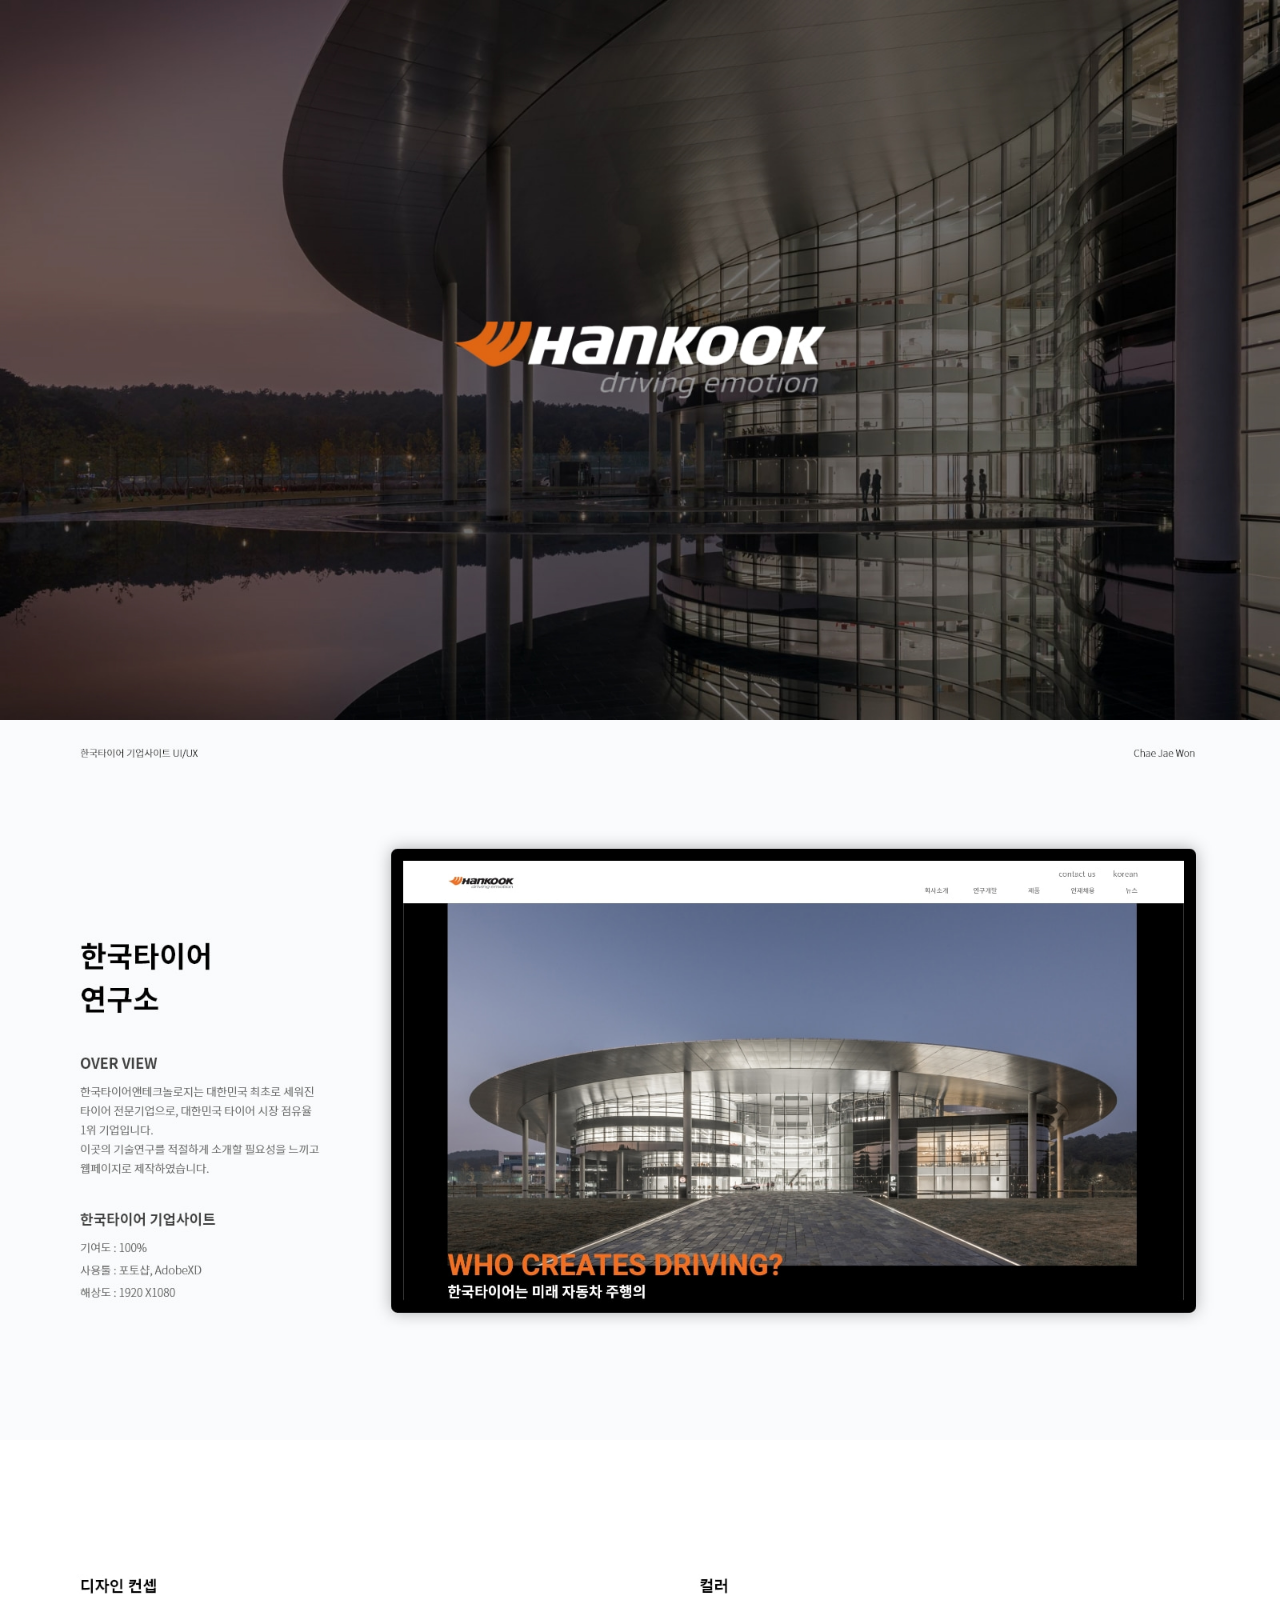
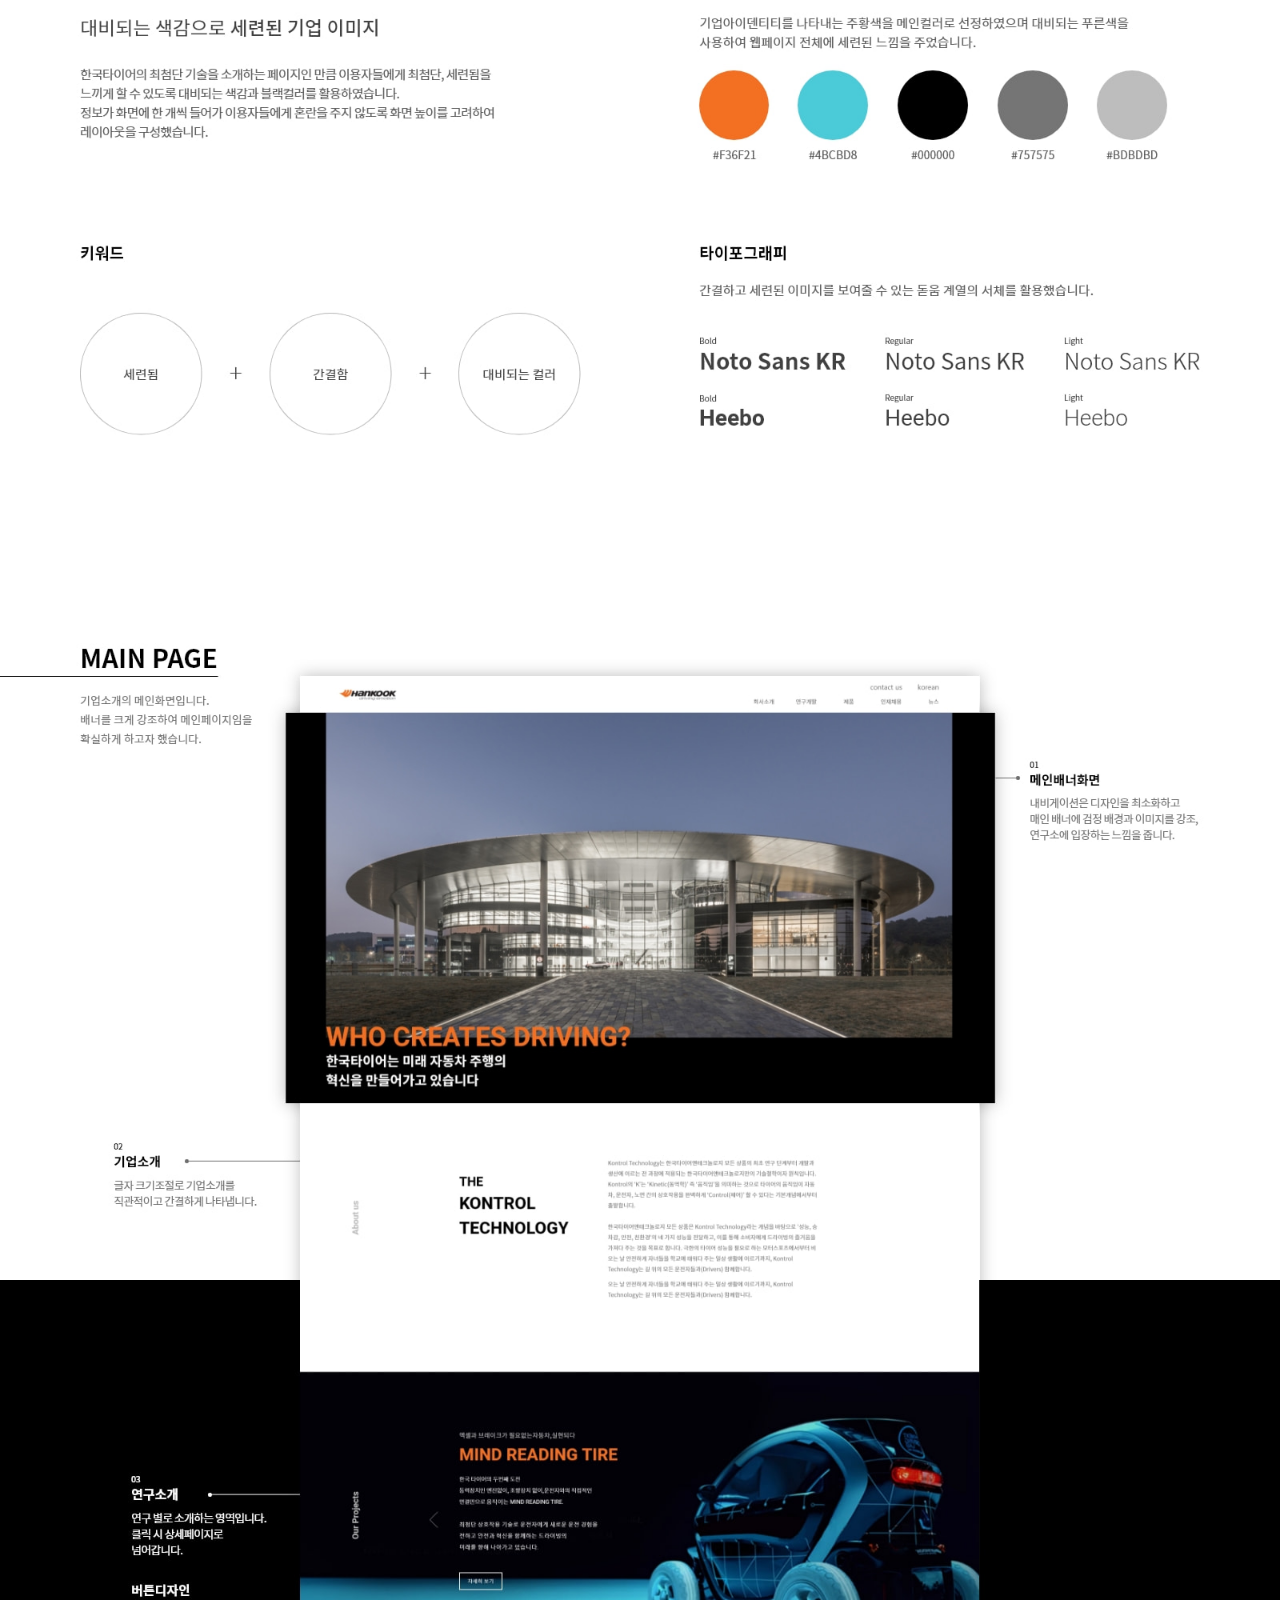
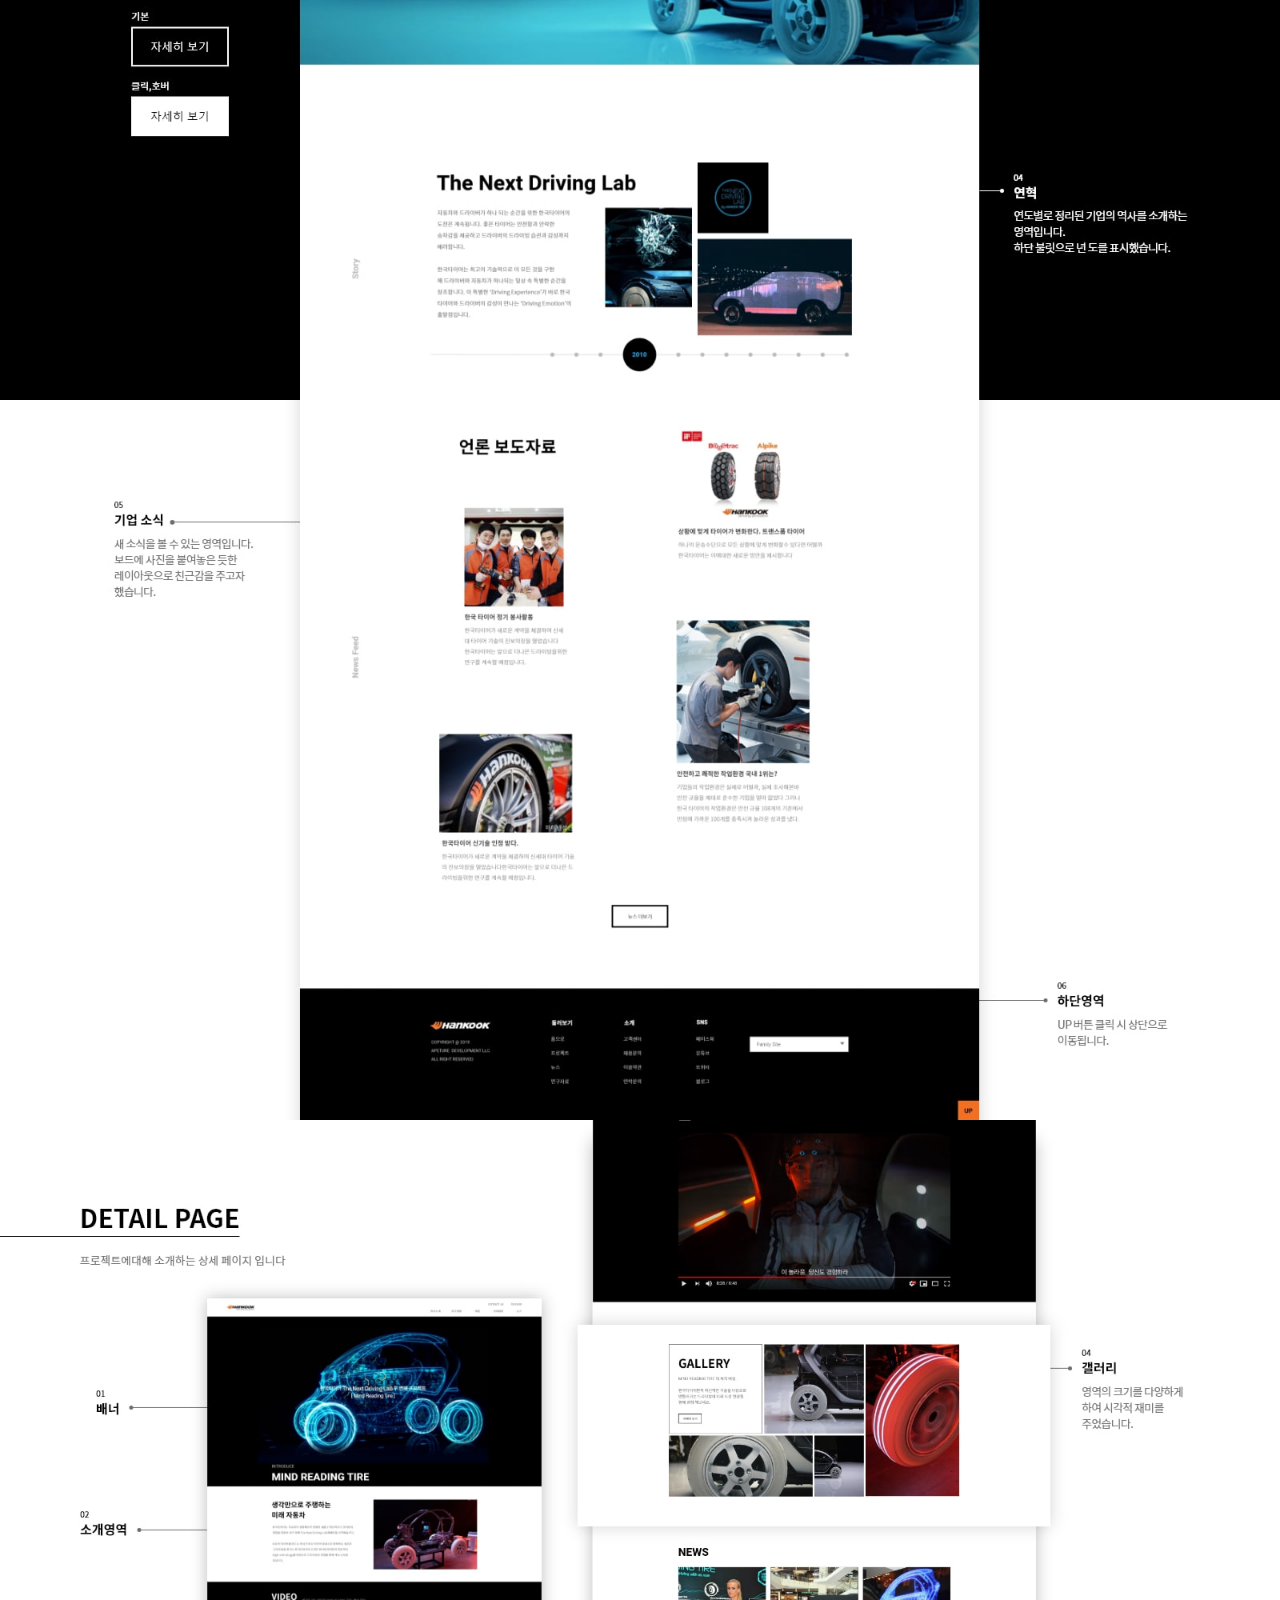
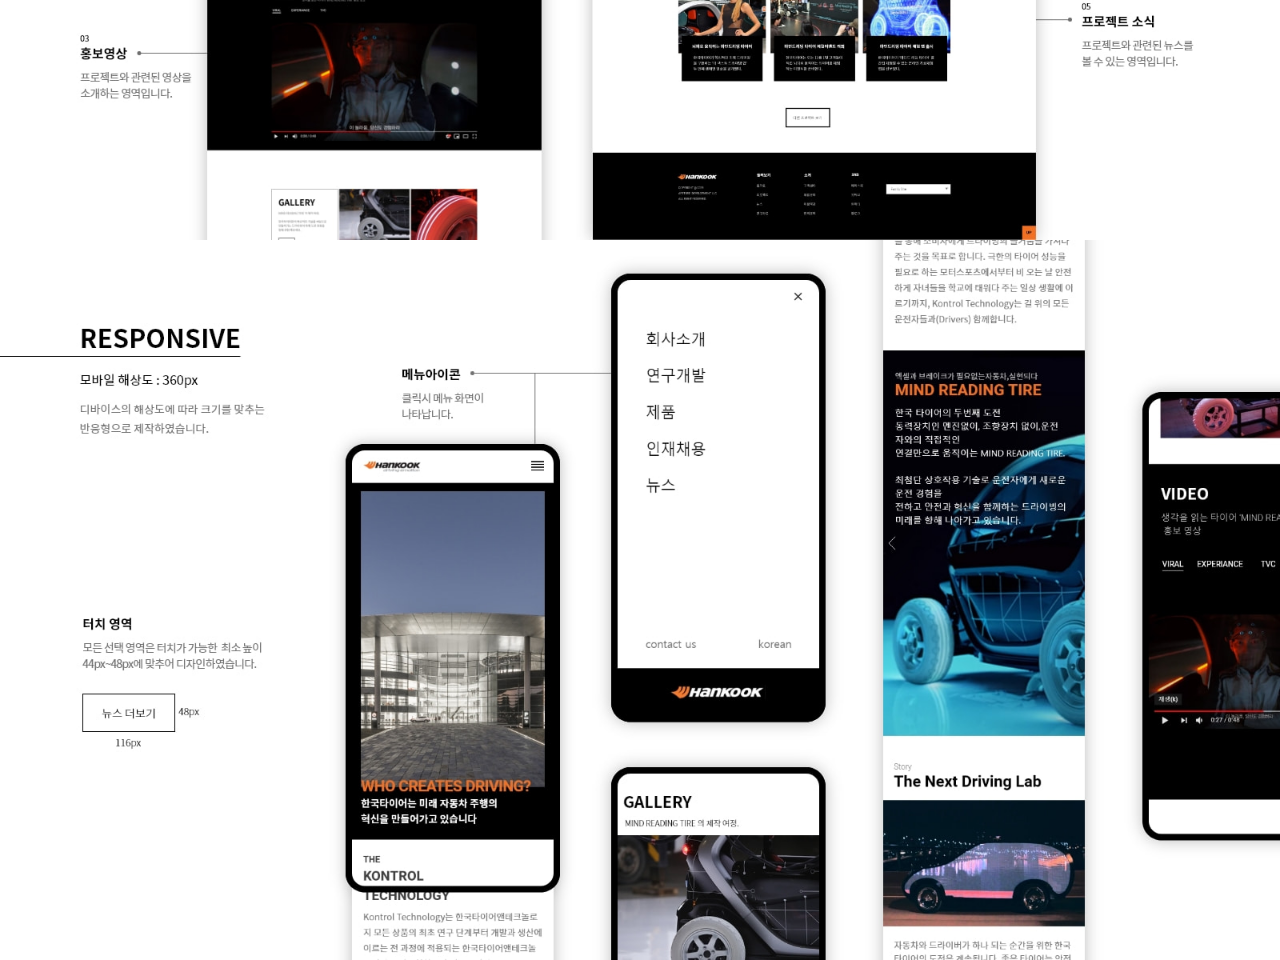
<file: plan/hankook/index.html>
<!DOCTYPE html>
<html lang="ko">
<head>
<meta charset="utf-8">
<meta name="viewport" content="width=device-width">
<title>한국 타이어 연구소 사이트 기획서</title>

	 <style type="text/css">
	 *{
		margin:0;
		padding:0;
		box-sizing:border-box;
	 }
	 body{
		background-color:#001b29;
	 }
	 div{
		max-width:1600px;
		margin:0 auto;
	 }
	 img{
		display:block;
		width:100%;
	  }
	 </style>

</head>

<body>
	<div class="body">
		<img class="img" src="images/1intro.jpg" alt="한국 타이어 기획서">
		<img class="img" src="images/2overview.jpg" alt="한국 타이어 기획서">
		<img class="img" src="images/3concept.jpg" alt="한국 타이어 기획서">
		<img class="img" src="images/4main.jpg" alt="한국 타이어 기획서">
		<img class="img" src="images/5main.jpg" alt="한국 타이어 기획서">
		<img class="img" src="images/6main.jpg" alt="한국 타이어 기획서">
		<img class="img" src="images/7detail.jpg" alt="한국 타이어 기획서">
		<img class="img" src="images/8reponsive.jpg" alt="한국 타이어 기획서">
	</div>
</body>
</file>
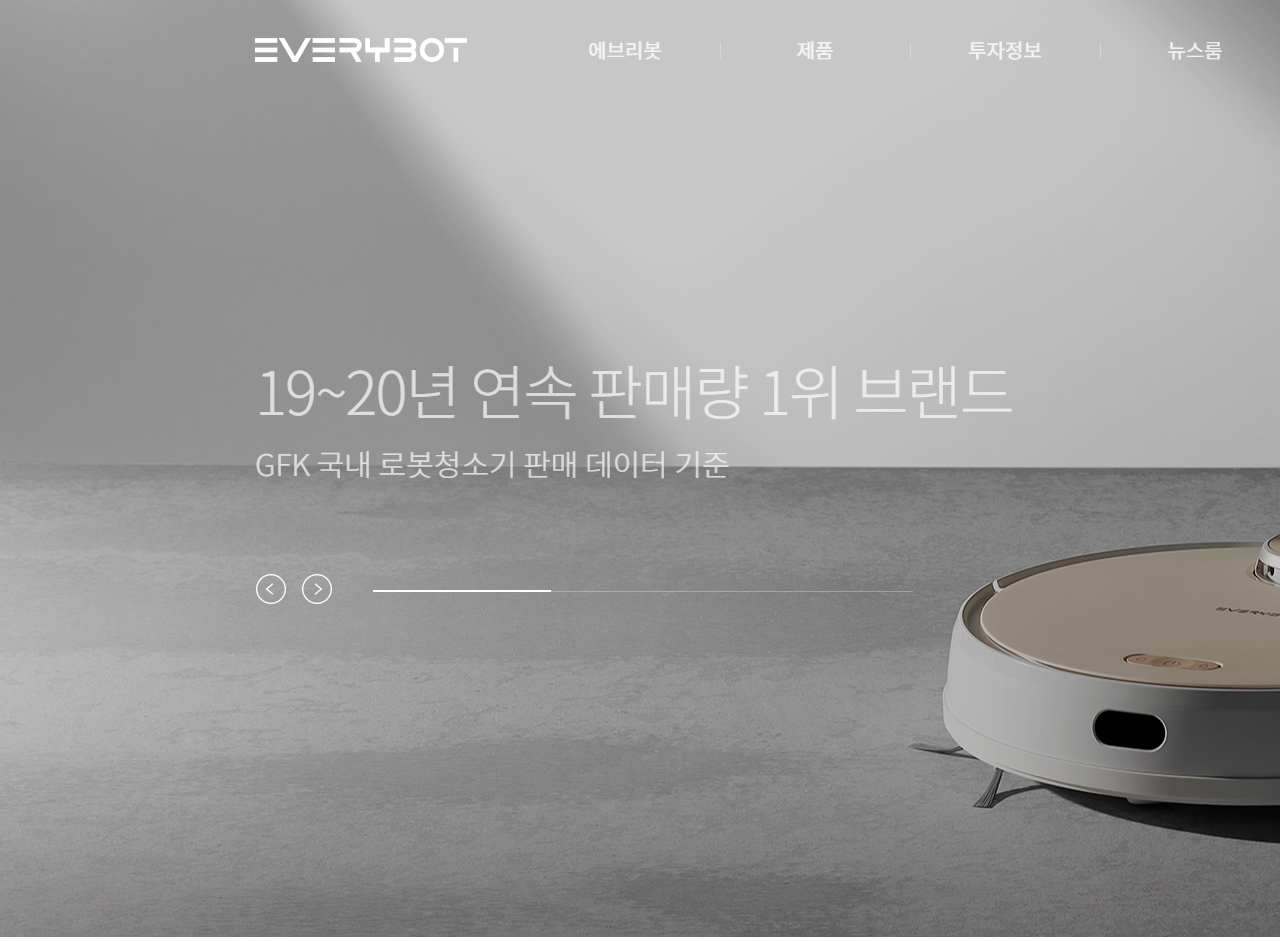
<file: site/everybot/index.html>
<!DOCTYPE html>
<html lang="ko">
<head>
<meta charset="utf-8">
<meta name="viewport" content="width=device-width">
<title>에브리봇 웹사이트 시안</title>
<style>
::-webkit-scrollbar {width: 0px;}
* {margin:0; text-align:center;}
h1 {display:none}
</style>
</head>
<body>
	<section>
		<h1>에브리봇</h1>
		<a href="company.html"><img src="images/index.jpg" alt="에브리봇 시안"></a>
	</section>
</body>
</html>
</file>
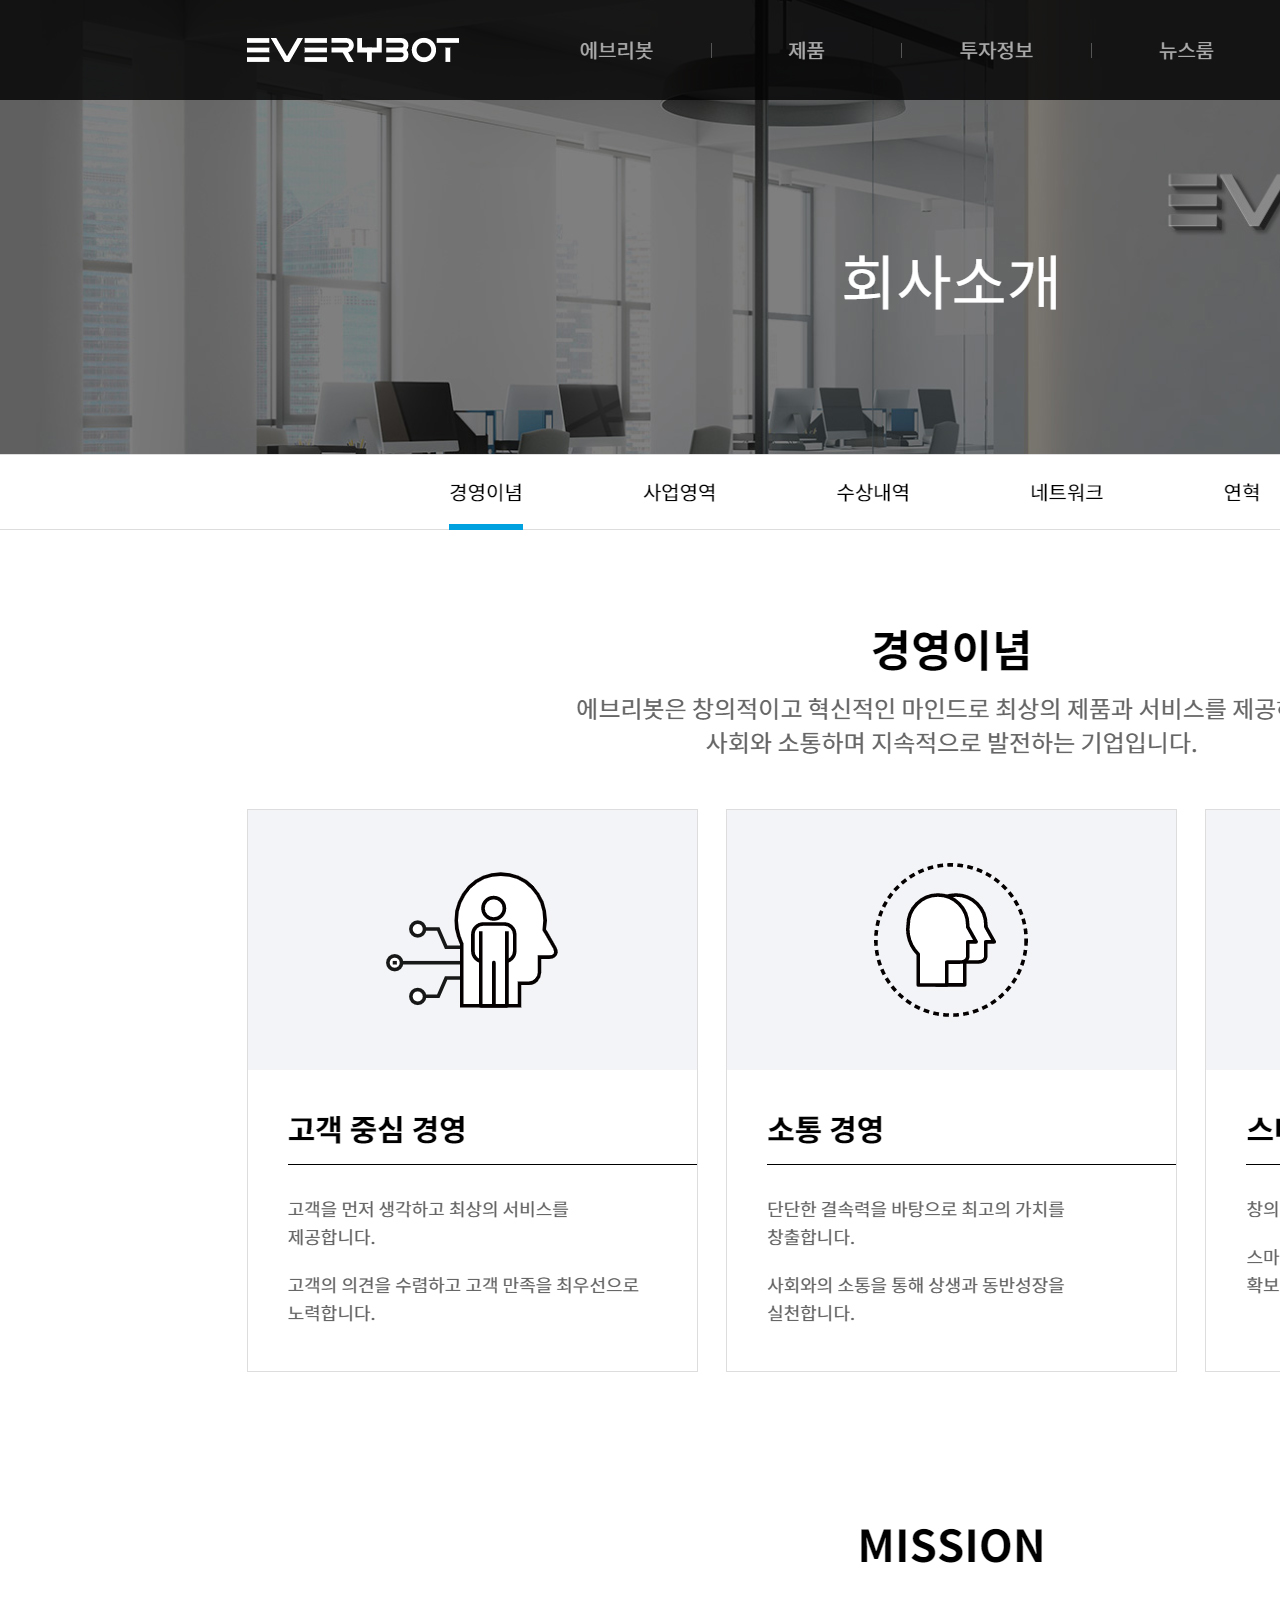
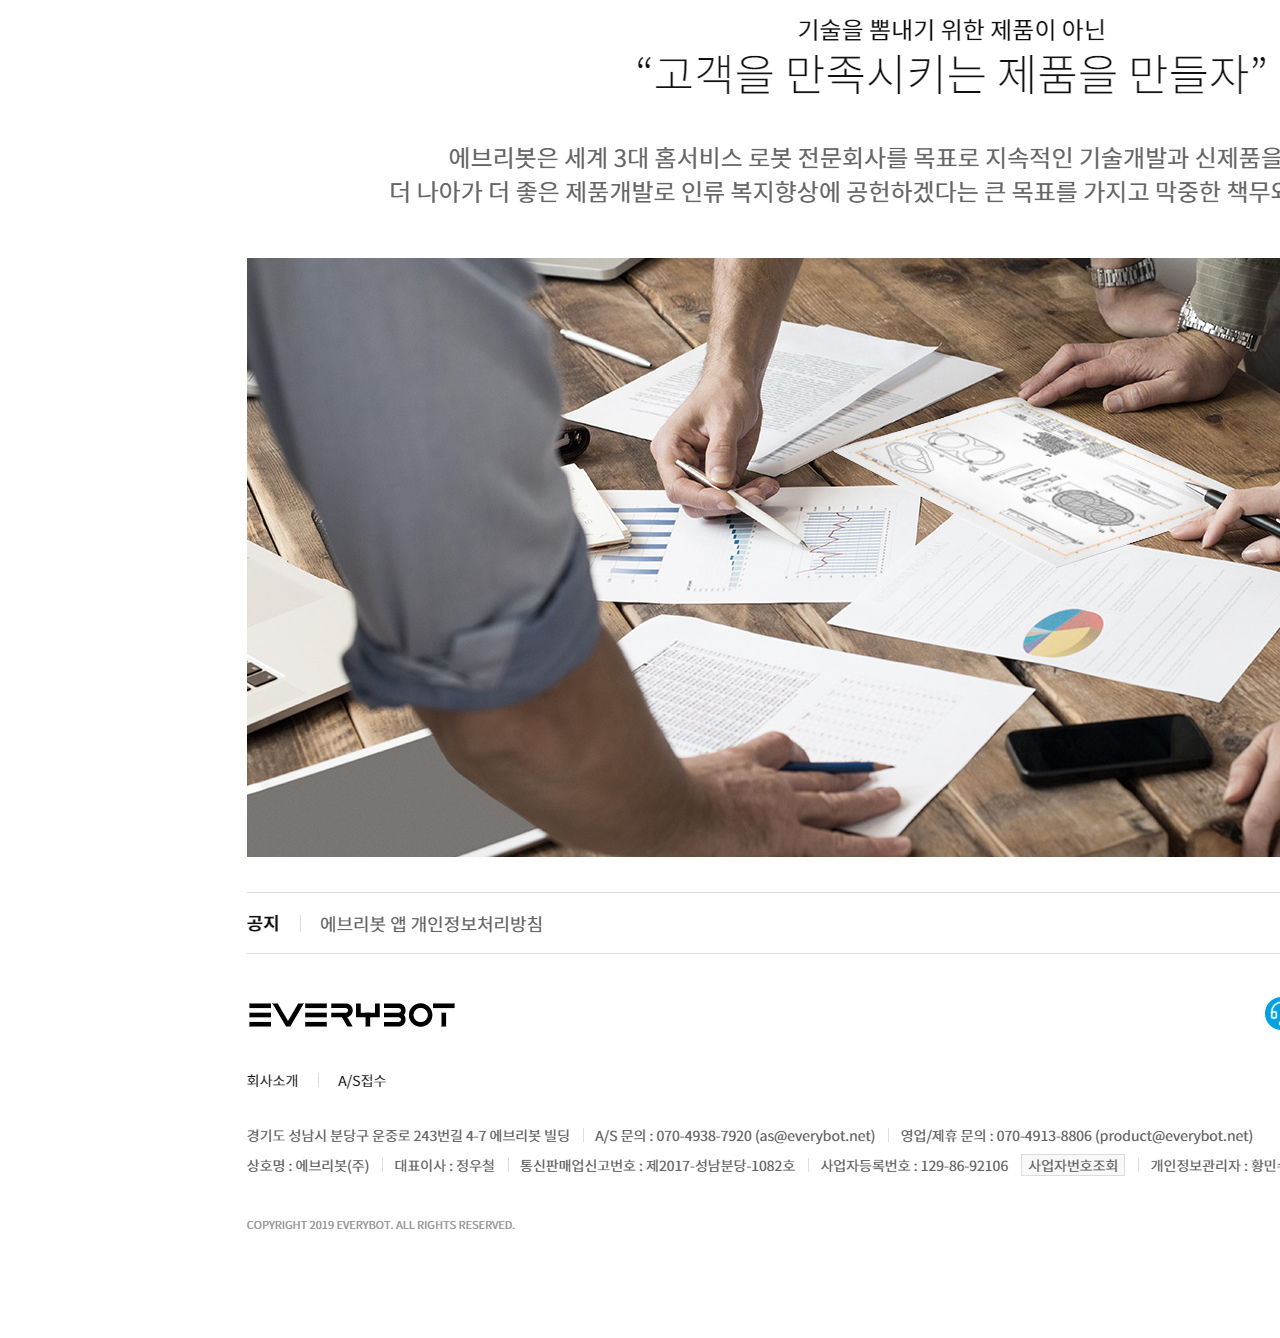
<file: site/everybot/company.html>
<!DOCTYPE html>
<html lang="ko">
<head>
<meta charset="utf-8">
<meta name="viewport" content="width=device-width">
<title>에브리봇 웹사이트 시안</title>
<style>
::-webkit-scrollbar {width: 0px;}
* {margin:0; text-align:center;}
h1 {display:none}
</style>
</head>
<body>
	<section>
		<h1>에브리봇</h1>
		<a href="product.html"><img src="images/company.jpg" alt="에브리봇 시안"></a>
	</section>
</body>
</html>
</file>
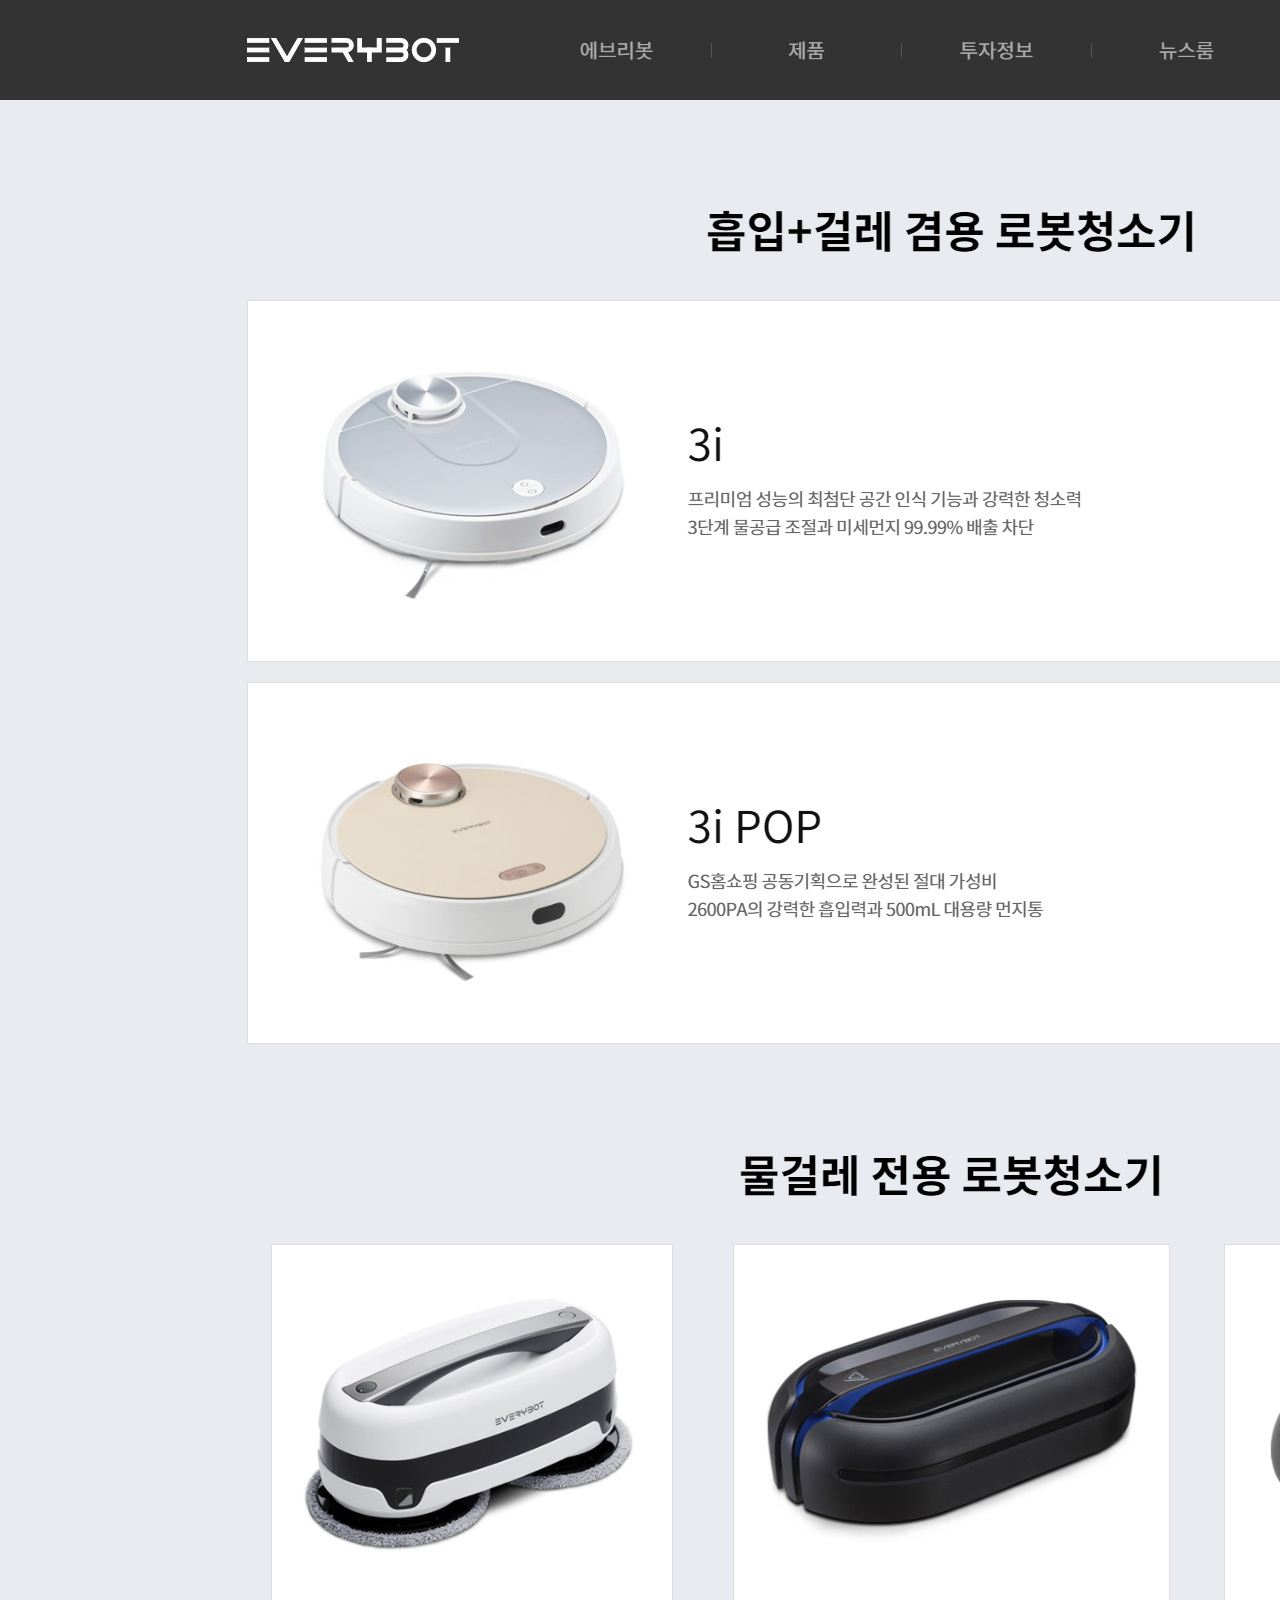
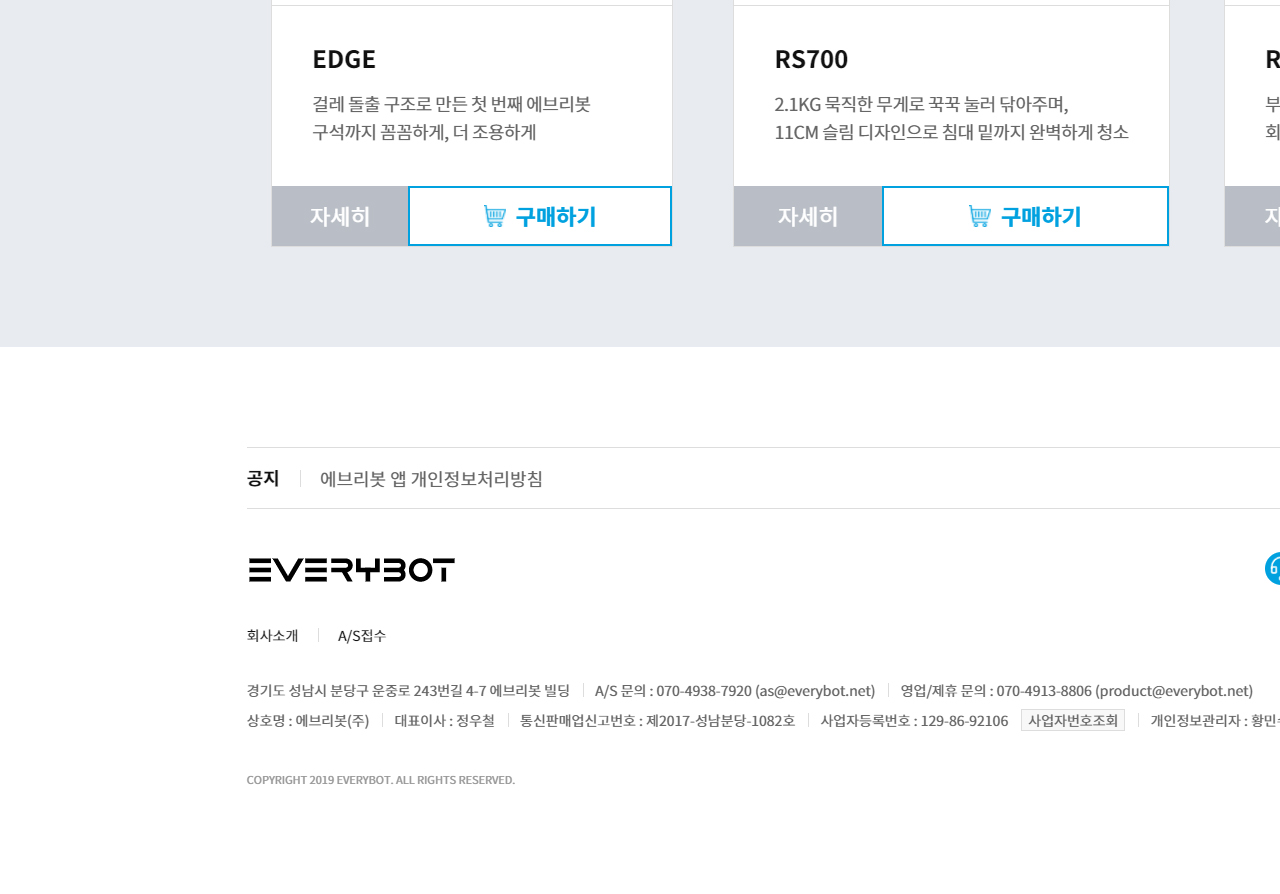
<file: site/everybot/product.html>
<!DOCTYPE html>
<html lang="ko">
<head>
<meta charset="utf-8">
<meta name="viewport" content="width=device-width">
<title>에브리봇 웹사이트 시안</title>
<style>
::-webkit-scrollbar {width: 0px;}
* {margin:0; text-align:center;}
h1 {display:none}
</style>
</head>
<body>
	<section>
		<h1>에브리봇</h1>
		<a href="index.html"><img src="images/product.jpg" alt="에브리봇 시안"></a>
	</section>
</body>
</html>
</file>
